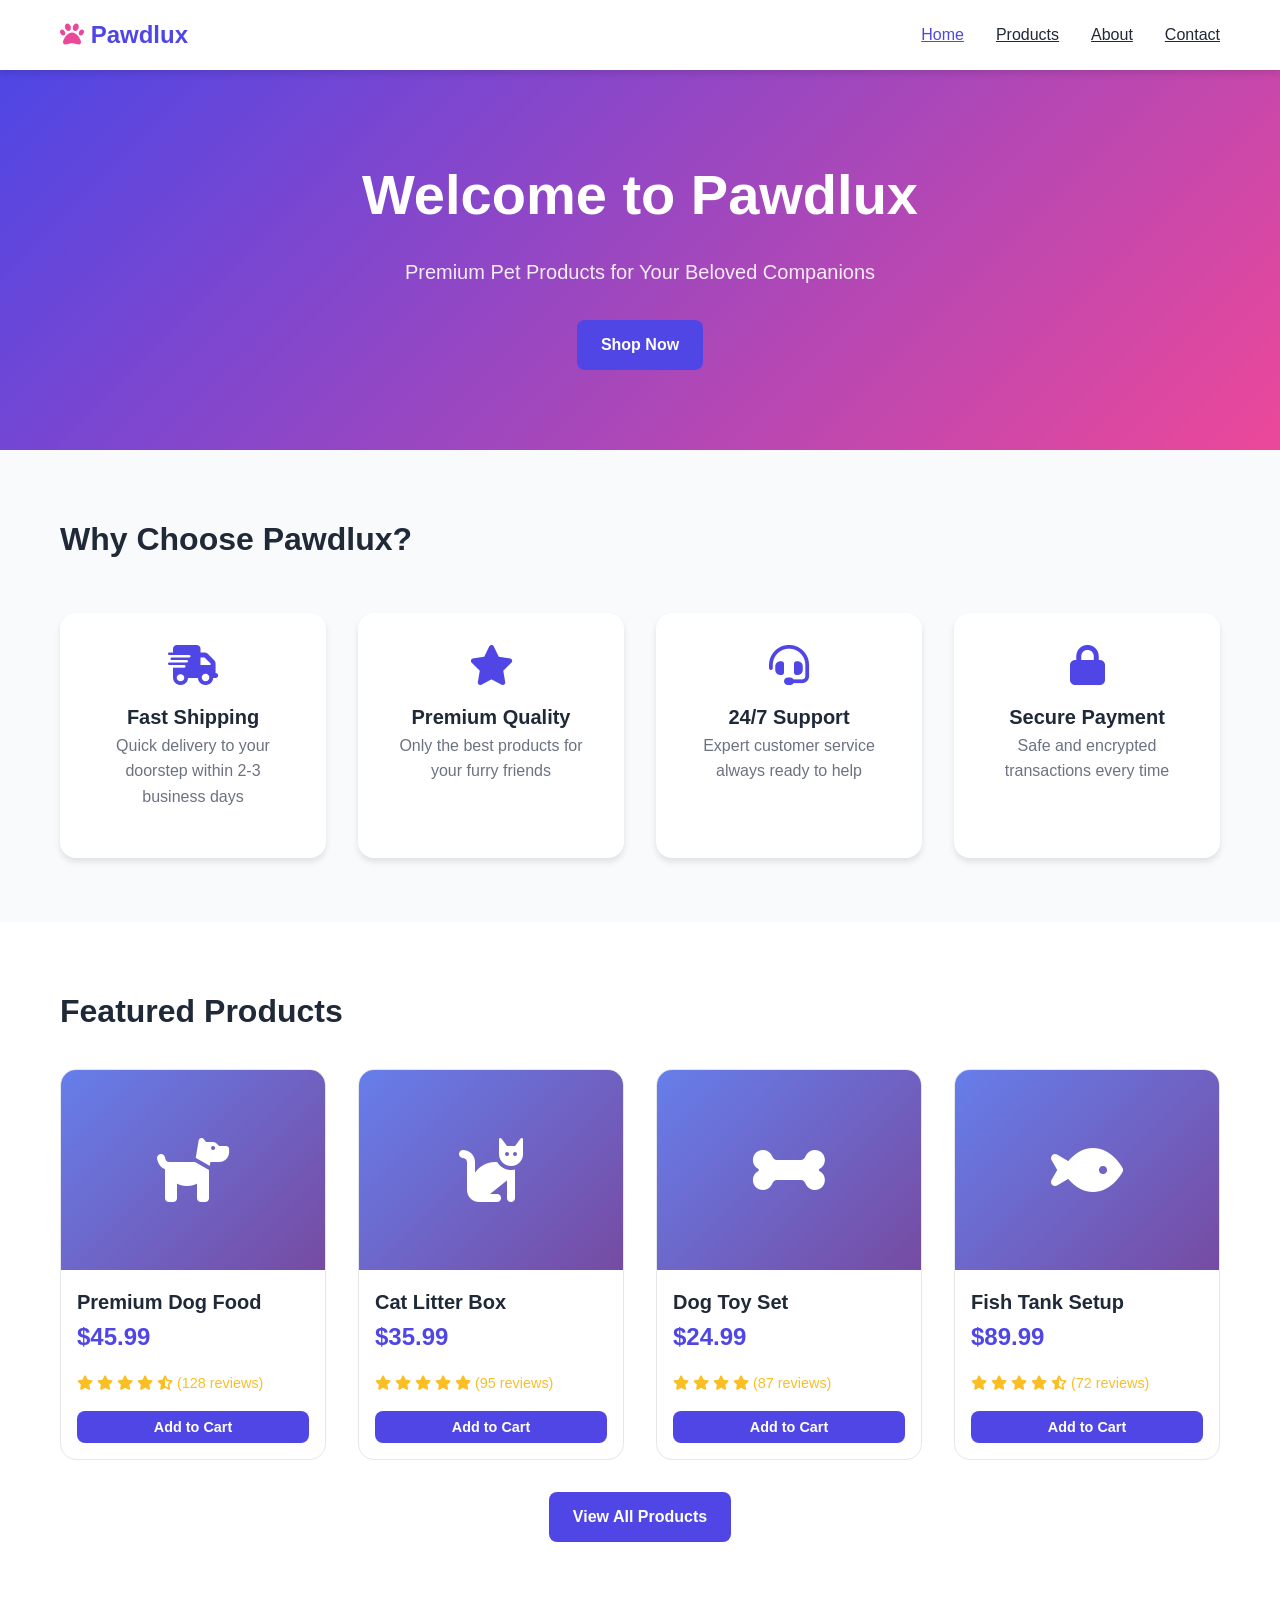
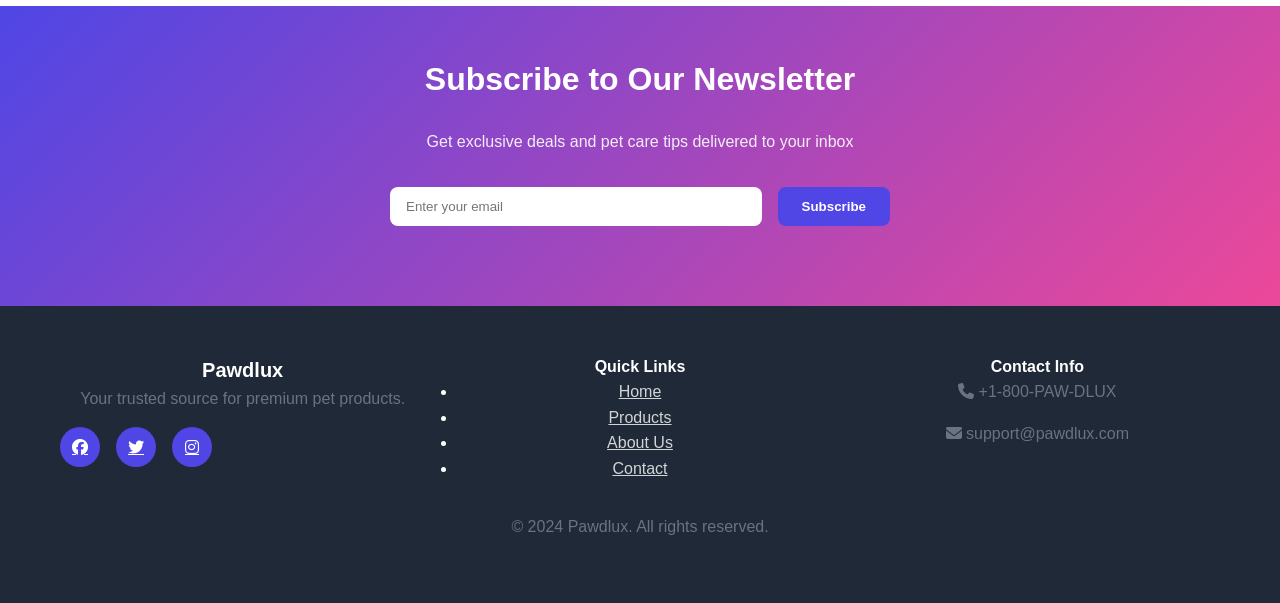
<file: index.html>
<!DOCTYPE html>
<html lang="en">
<head>
    <meta charset="UTF-8">
    <meta name="viewport" content="width=device-width, initial-scale=1.0">
    <title>Pawdlux - Premium Pet Store</title>
    <link rel="stylesheet" href="styles.css">
    <link rel="stylesheet" href="https://cdnjs.cloudflare.com/ajax/libs/font-awesome/6.4.0/css/all.min.css">
</head>
<body>
    <!-- Navigation -->
    <nav class="navbar">
        <div class="container">
            <div class="nav-content">
                <div class="logo">
                    <i class="fas fa-paw"></i> Pawdlux
                </div>
                <button class="nav-toggle" id="navToggle">
                    <i class="fas fa-bars"></i>
                </button>
                <ul class="nav-menu" id="navMenu">
                    <li><a href="index.html" class="active">Home</a></li>
                    <li><a href="products.html">Products</a></li>
                    <li><a href="about.html">About</a></li>
                    <li><a href="contact.html">Contact</a></li>
                </ul>
            </div>
        </div>
    </nav>

    <!-- Hero Section -->
    <section class="hero">
        <div class="hero-content">
            <h1>Welcome to Pawdlux</h1>
            <p>Premium Pet Products for Your Beloved Companions</p>
            <a href="products.html" class="btn btn-primary">Shop Now</a>
        </div>
    </section>

    <!-- Features Section -->
    <section class="features">
        <div class="container">
            <h2>Why Choose Pawdlux?</h2>
            <div class="features-grid">
                <div class="feature-card">
                    <i class="fas fa-shipping-fast"></i>
                    <h3>Fast Shipping</h3>
                    <p>Quick delivery to your doorstep within 2-3 business days</p>
                </div>
                <div class="feature-card">
                    <i class="fas fa-star"></i>
                    <h3>Premium Quality</h3>
                    <p>Only the best products for your furry friends</p>
                </div>
                <div class="feature-card">
                    <i class="fas fa-headset"></i>
                    <h3>24/7 Support</h3>
                    <p>Expert customer service always ready to help</p>
                </div>
                <div class="feature-card">
                    <i class="fas fa-lock"></i>
                    <h3>Secure Payment</h3>
                    <p>Safe and encrypted transactions every time</p>
                </div>
            </div>
        </div>
    </section>

    <!-- Featured Products -->
    <section class="featured-products">
        <div class="container">
            <h2>Featured Products</h2>
            <div class="products-grid">
                <div class="product-card">
                    <div class="product-image">
                        <i class="fas fa-dog"></i>
                    </div>
                    <h3>Premium Dog Food</h3>
                    <p class="price">$45.99</p>
                    <div class="rating">
                        <i class="fas fa-star"></i>
                        <i class="fas fa-star"></i>
                        <i class="fas fa-star"></i>
                        <i class="fas fa-star"></i>
                        <i class="fas fa-star-half-alt"></i>
                        <span>(128 reviews)</span>
                    </div>
                    <button class="btn btn-small">Add to Cart</button>
                </div>

                <div class="product-card">
                    <div class="product-image">
                        <i class="fas fa-cat"></i>
                    </div>
                    <h3>Cat Litter Box</h3>
                    <p class="price">$35.99</p>
                    <div class="rating">
                        <i class="fas fa-star"></i>
                        <i class="fas fa-star"></i>
                        <i class="fas fa-star"></i>
                        <i class="fas fa-star"></i>
                        <i class="fas fa-star"></i>
                        <span>(95 reviews)</span>
                    </div>
                    <button class="btn btn-small">Add to Cart</button>
                </div>

                <div class="product-card">
                    <div class="product-image">
                        <i class="fas fa-bone"></i>
                    </div>
                    <h3>Dog Toy Set</h3>
                    <p class="price">$24.99</p>
                    <div class="rating">
                        <i class="fas fa-star"></i>
                        <i class="fas fa-star"></i>
                        <i class="fas fa-star"></i>
                        <i class="fas fa-star"></i>
                        <span>(87 reviews)</span>
                    </div>
                    <button class="btn btn-small">Add to Cart</button>
                </div>

                <div class="product-card">
                    <div class="product-image">
                        <i class="fas fa-fish"></i>
                    </div>
                    <h3>Fish Tank Setup</h3>
                    <p class="price">$89.99</p>
                    <div class="rating">
                        <i class="fas fa-star"></i>
                        <i class="fas fa-star"></i>
                        <i class="fas fa-star"></i>
                        <i class="fas fa-star"></i>
                        <i class="fas fa-star-half-alt"></i>
                        <span>(72 reviews)</span>
                    </div>
                    <button class="btn btn-small">Add to Cart</button>
                </div>
            </div>
            <div class="view-all">
                <a href="products.html" class="btn btn-primary">View All Products</a>
            </div>
        </div>
    </section>

    <!-- Newsletter Section -->
    <section class="newsletter">
        <div class="container">
            <h2>Subscribe to Our Newsletter</h2>
            <p>Get exclusive deals and pet care tips delivered to your inbox</p>
            <form class="newsletter-form">
                <input type="email" placeholder="Enter your email" required>
                <button type="submit" class="btn btn-primary">Subscribe</button>
            </form>
        </div>
    </section>

    <!-- Footer -->
    <footer class="footer">
        <div class="container">
            <div class="footer-content">
                <div class="footer-section">
                    <h3>Pawdlux</h3>
                    <p>Your trusted source for premium pet products.</p>
                    <div class="social-links">
                        <a href="#"><i class="fab fa-facebook"></i></a>
                        <a href="#"><i class="fab fa-twitter"></i></a>
                        <a href="#"><i class="fab fa-instagram"></i></a>
                    </div>
                </div>
                <div class="footer-section">
                    <h4>Quick Links</h4>
                    <ul>
                        <li><a href="index.html">Home</a></li>
                        <li><a href="products.html">Products</a></li>
                        <li><a href="about.html">About Us</a></li>
                        <li><a href="contact.html">Contact</a></li>
                    </ul>
                </div>
                <div class="footer-section">
                    <h4>Contact Info</h4>
                    <p><i class="fas fa-phone"></i> +1-800-PAW-DLUX</p>
                    <p><i class="fas fa-envelope"></i> support@pawdlux.com</p>
                </div>
            </div>
            <div class="footer-bottom">
                <p>&copy; 2024 Pawdlux. All rights reserved.</p>
            </div>
        </div>
    </footer>

    <script src="script.js"></script>
</body>
</html>
</file>
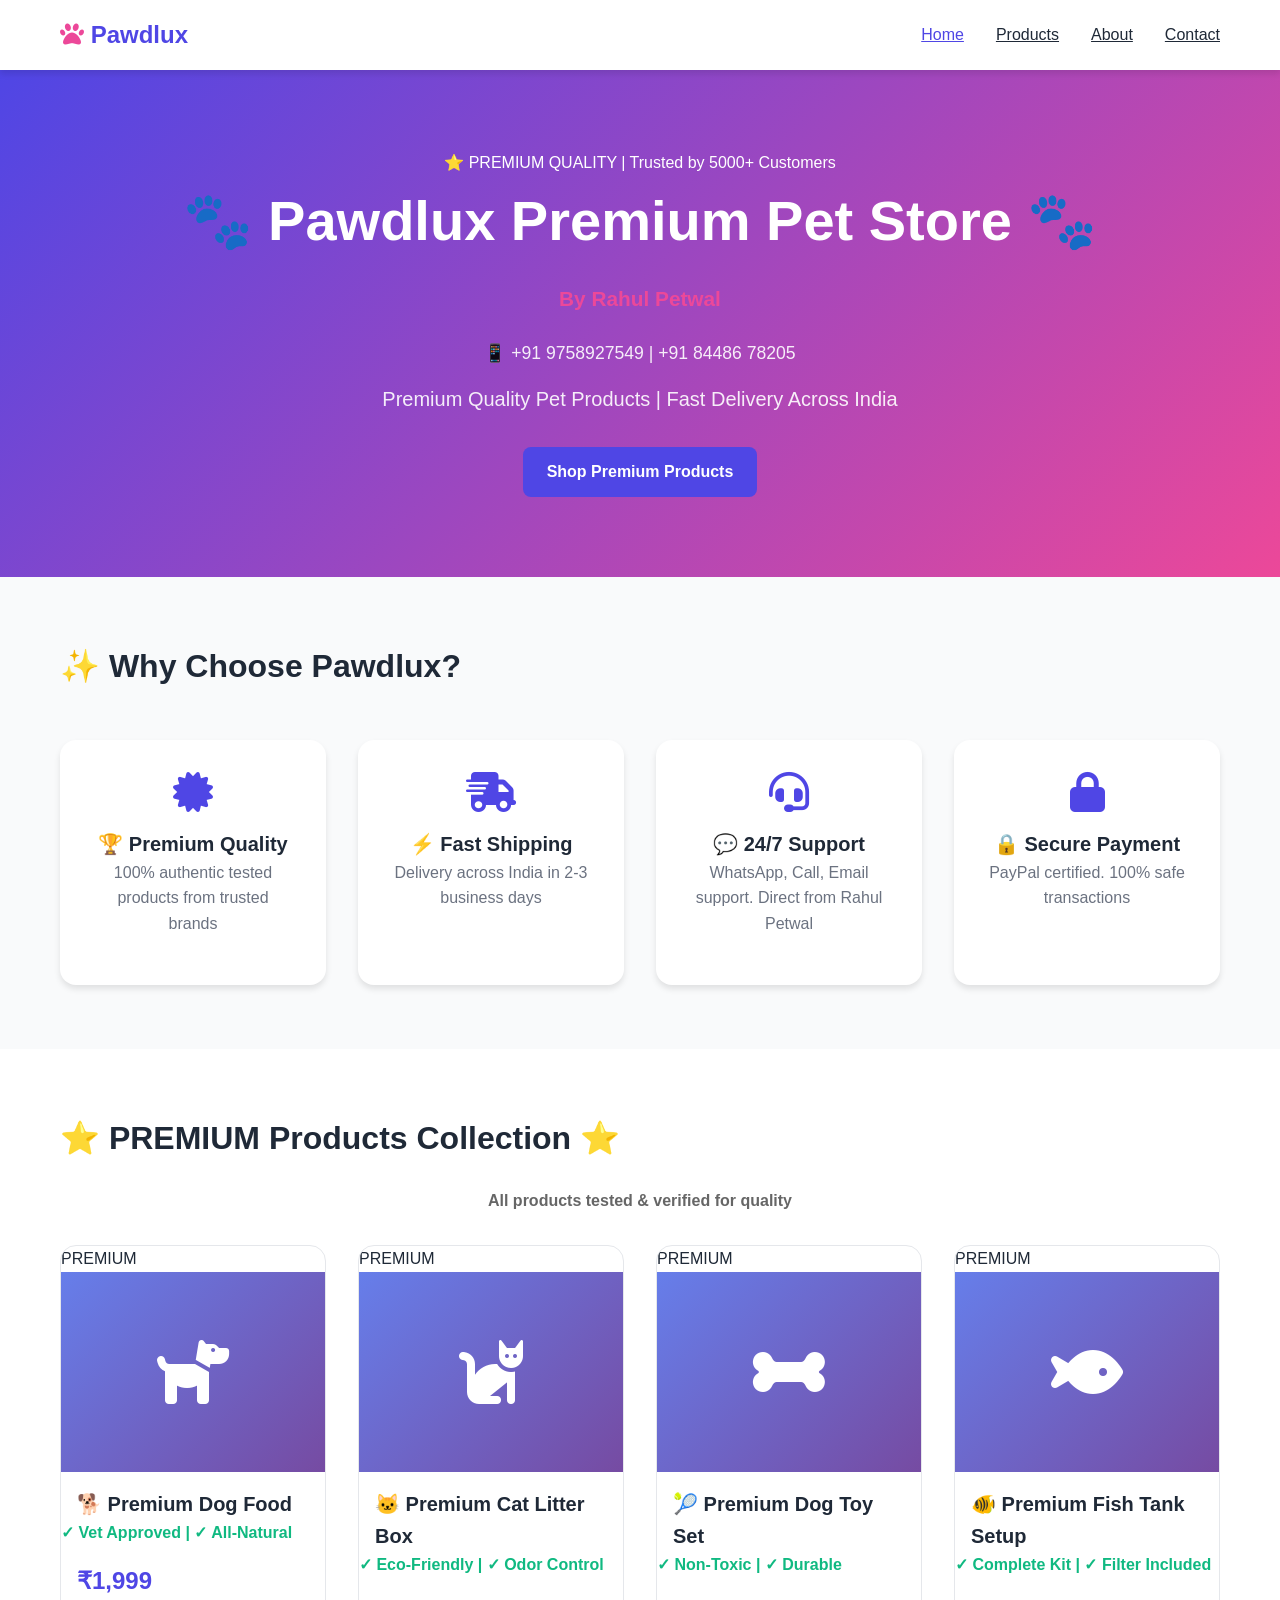
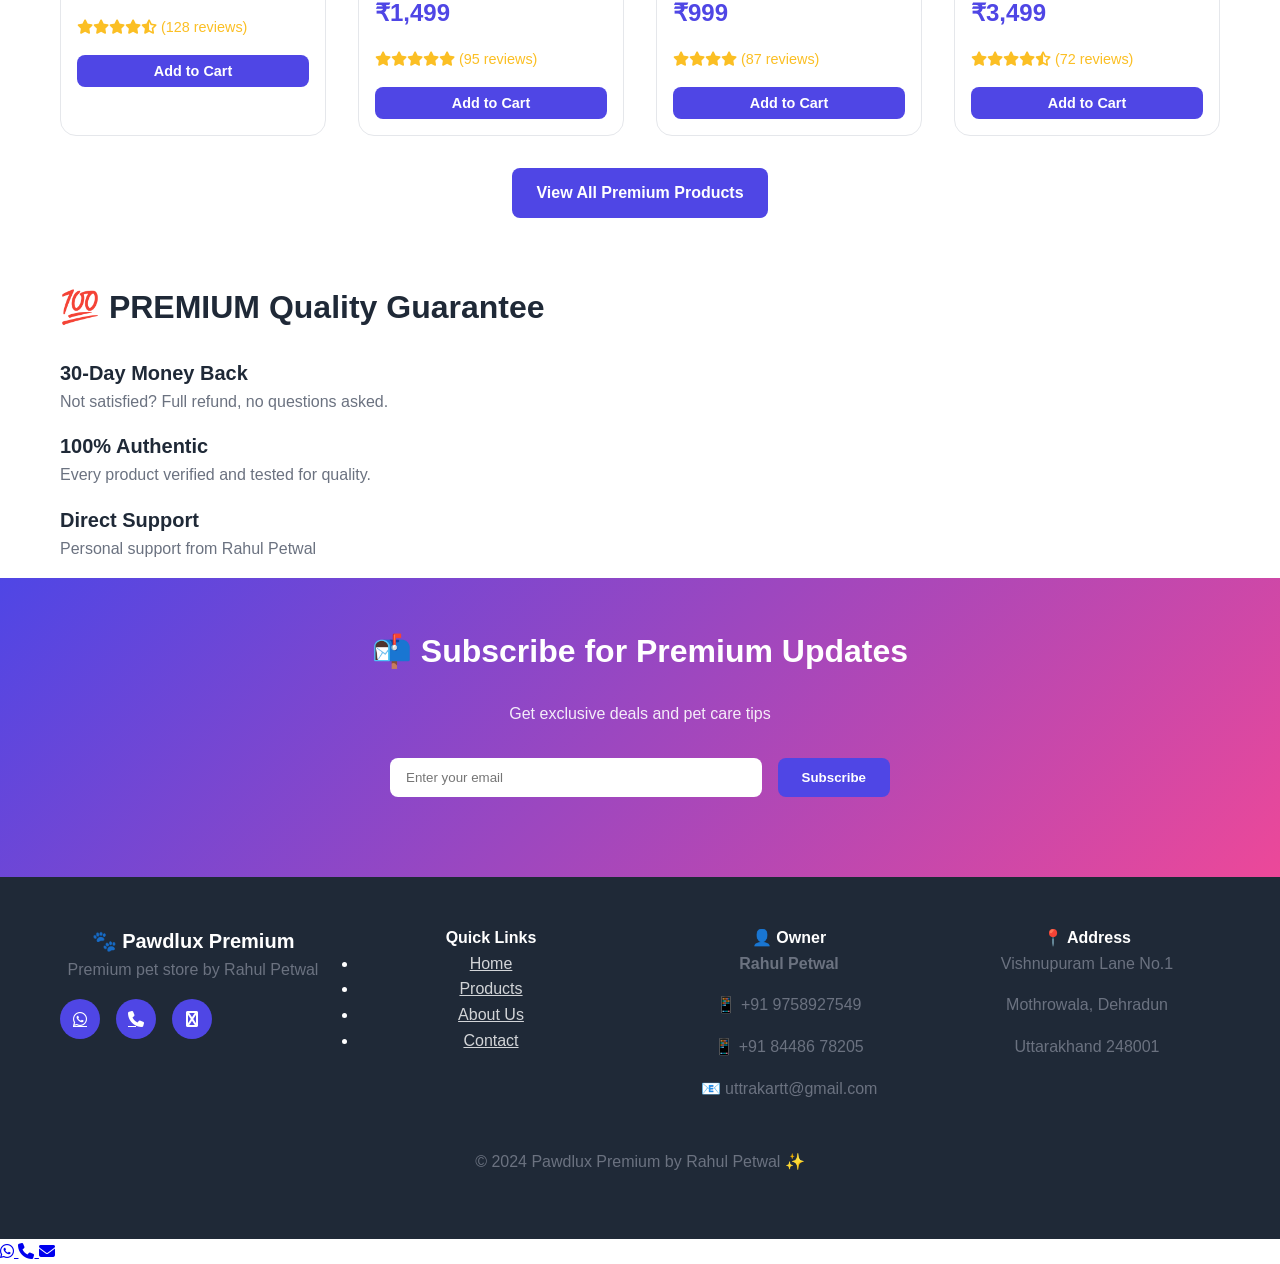
<file: about.html>
<!DOCTYPE html>
<html lang="en">
<head>
    <meta charset="UTF-8">
    <meta name="viewport" content="width=device-width, initial-scale=1.0">
    <title>Pawdlux - Premium Pet Store | Rahul Petwal | India's Best</title>
    <meta name="description" content="Pawdlux Premium Pet Store by Rahul Petwal. Premium pet products, fast delivery across India. WhatsApp: +91 9758927549">
    <link rel="stylesheet" href="styles.css">
    <link rel="stylesheet" href="https://cdnjs.cloudflare.com/ajax/libs/font-awesome/6.4.0/css/all.min.css">
</head>
<body>
    <!-- Navigation -->
    <nav class="navbar">
        <div class="container">
            <div class="nav-content">
                <div class="logo">
                    <i class="fas fa-paw"></i> <strong>Pawdlux</strong>
                </div>
                <button class="nav-toggle" id="navToggle">
                    <i class="fas fa-bars"></i>
                </button>
                <ul class="nav-menu" id="navMenu">
                    <li><a href="index.html" class="active">Home</a></li>
                    <li><a href="products.html">Products</a></li>
                    <li><a href="about.html">About</a></li>
                    <li><a href="contact.html">Contact</a></li>
                </ul>
            </div>
        </div>
    </nav>

    <!-- Hero Section -->
    <section class="hero">
        <div class="hero-content">
            <div class="trust-badge">⭐ PREMIUM QUALITY | Trusted by 5000+ Customers</div>
            <h1>🐾 Pawdlux Premium Pet Store 🐾</h1>
            <h2 style="color: #EC4899; font-size: 1.3rem;">By Rahul Petwal</h2>
            <p style="font-size: 1.1rem; margin: 1rem 0;">📱 +91 9758927549 | +91 84486 78205</p>
            <p>Premium Quality Pet Products | Fast Delivery Across India</p>
            <a href="products.html" class="btn btn-primary">Shop Premium Products</a>
        </div>
    </section>

    <!-- Features Section -->
    <section class="features">
        <div class="container">
            <h2>✨ Why Choose Pawdlux?</h2>
            <div class="features-grid">
                <div class="feature-card">
                    <i class="fas fa-certificate"></i>
                    <h3>🏆 Premium Quality</h3>
                    <p>100% authentic tested products from trusted brands</p>
                </div>
                <div class="feature-card">
                    <i class="fas fa-shipping-fast"></i>
                    <h3>⚡ Fast Shipping</h3>
                    <p>Delivery across India in 2-3 business days</p>
                </div>
                <div class="feature-card">
                    <i class="fas fa-headset"></i>
                    <h3>💬 24/7 Support</h3>
                    <p>WhatsApp, Call, Email support. Direct from Rahul Petwal</p>
                </div>
                <div class="feature-card">
                    <i class="fas fa-lock"></i>
                    <h3>🔒 Secure Payment</h3>
                    <p>PayPal certified. 100% safe transactions</p>
                </div>
            </div>
        </div>
    </section>

    <!-- Featured Products -->
    <section class="featured-products">
        <div class="container">
            <h2>⭐ PREMIUM Products Collection ⭐</h2>
            <p style="text-align: center; color: #666; margin-bottom: 2rem; font-weight: 600;">All products tested & verified for quality</p>
            
            <div class="products-grid">
                <div class="product-card">
                    <div class="premium-badge">PREMIUM</div>
                    <div class="product-image"><i class="fas fa-dog"></i></div>
                    <h3>🐕 Premium Dog Food</h3>
                    <p style="color: #10B981; font-weight: 600;">✓ Vet Approved | ✓ All-Natural</p>
                    <p class="price">₹1,999</p>
                    <div class="rating">
                        <i class="fas fa-star"></i><i class="fas fa-star"></i><i class="fas fa-star"></i><i class="fas fa-star"></i><i class="fas fa-star-half-alt"></i>
                        <span>(128 reviews)</span>
                    </div>
                    <button class="btn btn-small" onclick="addToCart('Premium Dog Food', 1999)">Add to Cart</button>
                </div>

                <div class="product-card">
                    <div class="premium-badge">PREMIUM</div>
                    <div class="product-image"><i class="fas fa-cat"></i></div>
                    <h3>🐱 Premium Cat Litter Box</h3>
                    <p style="color: #10B981; font-weight: 600;">✓ Eco-Friendly | ✓ Odor Control</p>
                    <p class="price">₹1,499</p>
                    <div class="rating">
                        <i class="fas fa-star"></i><i class="fas fa-star"></i><i class="fas fa-star"></i><i class="fas fa-star"></i><i class="fas fa-star"></i>
                        <span>(95 reviews)</span>
                    </div>
                    <button class="btn btn-small" onclick="addToCart('Cat Litter Box', 1499)">Add to Cart</button>
                </div>

                <div class="product-card">
                    <div class="premium-badge">PREMIUM</div>
                    <div class="product-image"><i class="fas fa-bone"></i></div>
                    <h3>🎾 Premium Dog Toy Set</h3>
                    <p style="color: #10B981; font-weight: 600;">✓ Non-Toxic | ✓ Durable</p>
                    <p class="price">₹999</p>
                    <div class="rating">
                        <i class="fas fa-star"></i><i class="fas fa-star"></i><i class="fas fa-star"></i><i class="fas fa-star"></i>
                        <span>(87 reviews)</span>
                    </div>
                    <button class="btn btn-small" onclick="addToCart('Dog Toy Set', 999)">Add to Cart</button>
                </div>

                <div class="product-card">
                    <div class="premium-badge">PREMIUM</div>
                    <div class="product-image"><i class="fas fa-fish"></i></div>
                    <h3>🐠 Premium Fish Tank Setup</h3>
                    <p style="color: #10B981; font-weight: 600;">✓ Complete Kit | ✓ Filter Included</p>
                    <p class="price">₹3,499</p>
                    <div class="rating">
                        <i class="fas fa-star"></i><i class="fas fa-star"></i><i class="fas fa-star"></i><i class="fas fa-star"></i><i class="fas fa-star-half-alt"></i>
                        <span>(72 reviews)</span>
                    </div>
                    <button class="btn btn-small" onclick="addToCart('Fish Tank Setup', 3499)">Add to Cart</button>
                </div>
            </div>
            <div class="view-all">
                <a href="products.html" class="btn btn-primary">View All Premium Products</a>
            </div>
        </div>
    </section>

    <!-- Quality Guarantee -->
    <section class="quality-guarantee">
        <div class="container">
            <h2>💯 PREMIUM Quality Guarantee</h2>
            <div class="guarantee-grid">
                <div class="guarantee-card">
                    <h3>30-Day Money Back</h3>
                    <p>Not satisfied? Full refund, no questions asked.</p>
                </div>
                <div class="guarantee-card">
                    <h3>100% Authentic</h3>
                    <p>Every product verified and tested for quality.</p>
                </div>
                <div class="guarantee-card">
                    <h3>Direct Support</h3>
                    <p>Personal support from Rahul Petwal</p>
                </div>
            </div>
        </div>
    </section>

    <!-- Newsletter -->
    <section class="newsletter">
        <div class="container">
            <h2>📬 Subscribe for Premium Updates</h2>
            <p>Get exclusive deals and pet care tips</p>
            <form class="newsletter-form">
                <input type="email" placeholder="Enter your email" required>
                <button type="submit" class="btn btn-primary">Subscribe</button>
            </form>
        </div>
    </section>

    <!-- Footer -->
    <footer class="footer">
        <div class="container">
            <div class="footer-content">
                <div class="footer-section">
                    <h3>🐾 Pawdlux Premium</h3>
                    <p>Premium pet store by Rahul Petwal</p>
                    <div class="social-links">
                        <a href="https://wa.me/919758927549" title="WhatsApp"><i class="fab fa-whatsapp"></i></a>
                        <a href="tel:+919758927549" title="Call"><i class="fas fa-phone"></i></a>
                        <a href="mailto:uttrakartt@gmail.com" title="Email"><i class="fab fa-envelope"></i></a>
                    </div>
                </div>
                <div class="footer-section">
                    <h4>Quick Links</h4>
                    <ul>
                        <li><a href="index.html">Home</a></li>
                        <li><a href="products.html">Products</a></li>
                        <li><a href="about.html">About Us</a></li>
                        <li><a href="contact.html">Contact</a></li>
                    </ul>
                </div>
                <div class="footer-section">
                    <h4>👤 Owner</h4>
                    <p><strong>Rahul Petwal</strong></p>
                    <p>📱 +91 9758927549</p>
                    <p>📱 +91 84486 78205</p>
                    <p>📧 uttrakartt@gmail.com</p>
                </div>
                <div class="footer-section">
                    <h4>📍 Address</h4>
                    <p>Vishnupuram Lane No.1</p>
                    <p>Mothrowala, Dehradun</p>
                    <p>Uttarakhand 248001</p>
                </div>
            </div>
            <div class="footer-bottom">
                <p>&copy; 2024 Pawdlux Premium by Rahul Petwal ✨</p>
            </div>
        </div>
    </footer>

    <!-- FLOATING BUTTONS -->
    <a href="https://wa.me/919758927549?text=Hello%20Pawdlux!%20I%20want%20to%20know%20more%20about%20your%20premium%20products" class="contact-btn whatsapp-btn" target="_blank" title="Chat on WhatsApp">
        <i class="fab fa-whatsapp"></i>
    </a>

    <a href="tel:+919758927549" class="contact-btn phone-btn" title="Call Rahul">
        <i class="fas fa-phone"></i>
    </a>

    <a href="mailto:uttrakartt@gmail.com?subject=Pawdlux%20Inquiry" class="contact-btn email-btn" title="Email Us">
        <i class="fas fa-envelope"></i>
    </a>

    <script src="script.js"></script>
</body>
</html>
</file>
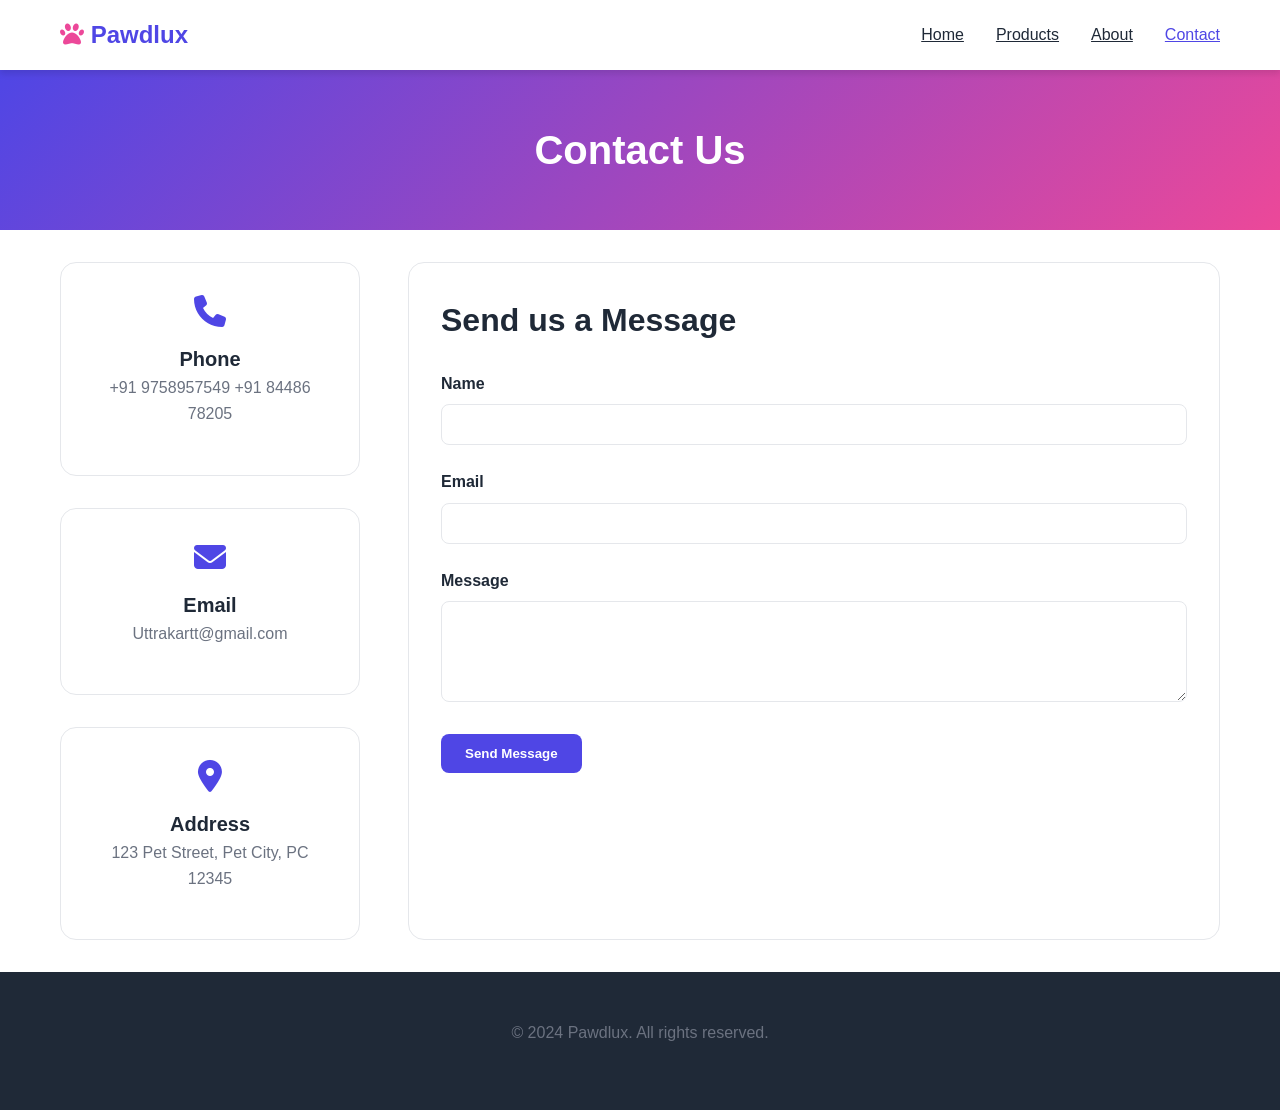
<file: contact.html>
<!DOCTYPE html>
<html lang="en">
<head>
    <meta charset="UTF-8">
    <meta name="viewport" content="width=device-width, initial-scale=1.0">
    <title>Contact - Pawdlux</title>
    <link rel="stylesheet" href="styles.css">
    <link rel="stylesheet" href="https://cdnjs.cloudflare.com/ajax/libs/font-awesome/6.4.0/css/all.min.css">
</head>
<body>
    <nav class="navbar">
        <div class="container">
            <div class="nav-content">
                <div class="logo">
                    <i class="fas fa-paw"></i> Pawdlux
                </div>
                <ul class="nav-menu">
                    <li><a href="index.html">Home</a></li>
                    <li><a href="products.html">Products</a></li>
                    <li><a href="about.html">About</a></li>
                    <li><a href="contact.html" class="active">Contact</a></li>
                </ul>
            </div>
        </div>
    </nav>

    <section class="page-header">
        <div class="container">
            <h1>Contact Us</h1>
        </div>
    </section>

    <div class="container">
        <div class="contact-wrapper">
            <div class="contact-info">
                <div class="info-card">
                    <i class="fas fa-phone"></i>
                    <h3>Phone</h3>
                    <p>+91 9758957549 +91 84486 78205</p>
                </div>
                <div class="info-card">
                    <i class="fas fa-envelope"></i>
                    <h3>Email</h3>
                    <p>Uttrakartt@gmail.com</p>
                </div>
                <div class="info-card">
                    <i class="fas fa-map-marker-alt"></i>
                    <h3>Address</h3>
                    <p>123 Pet Street, Pet City, PC 12345</p>
                </div>
            </div>

            <form class="contact-form" id="contactForm">
                <h2>Send us a Message</h2>
                <div class="form-group">
                    <label for="name">Name</label>
                    <input type="text" id="name" name="name" required>
                </div>
                <div class="form-group">
                    <label for="email">Email</label>
                    <input type="email" id="email" name="email" required>
                </div>
                <div class="form-group">
                    <label for="message">Message</label>
                    <textarea id="message" name="message" rows="5" required></textarea>
                </div>
                <button type="submit" class="btn btn-primary">Send Message</button>
            </form>
        </div>
    </div>

    <footer class="footer">
        <div class="container">
            <p>&copy; 2024 Pawdlux. All rights reserved.</p>
        </div>
    </footer>

    <script src="script.js"></script>
</body>
</html>
</file>
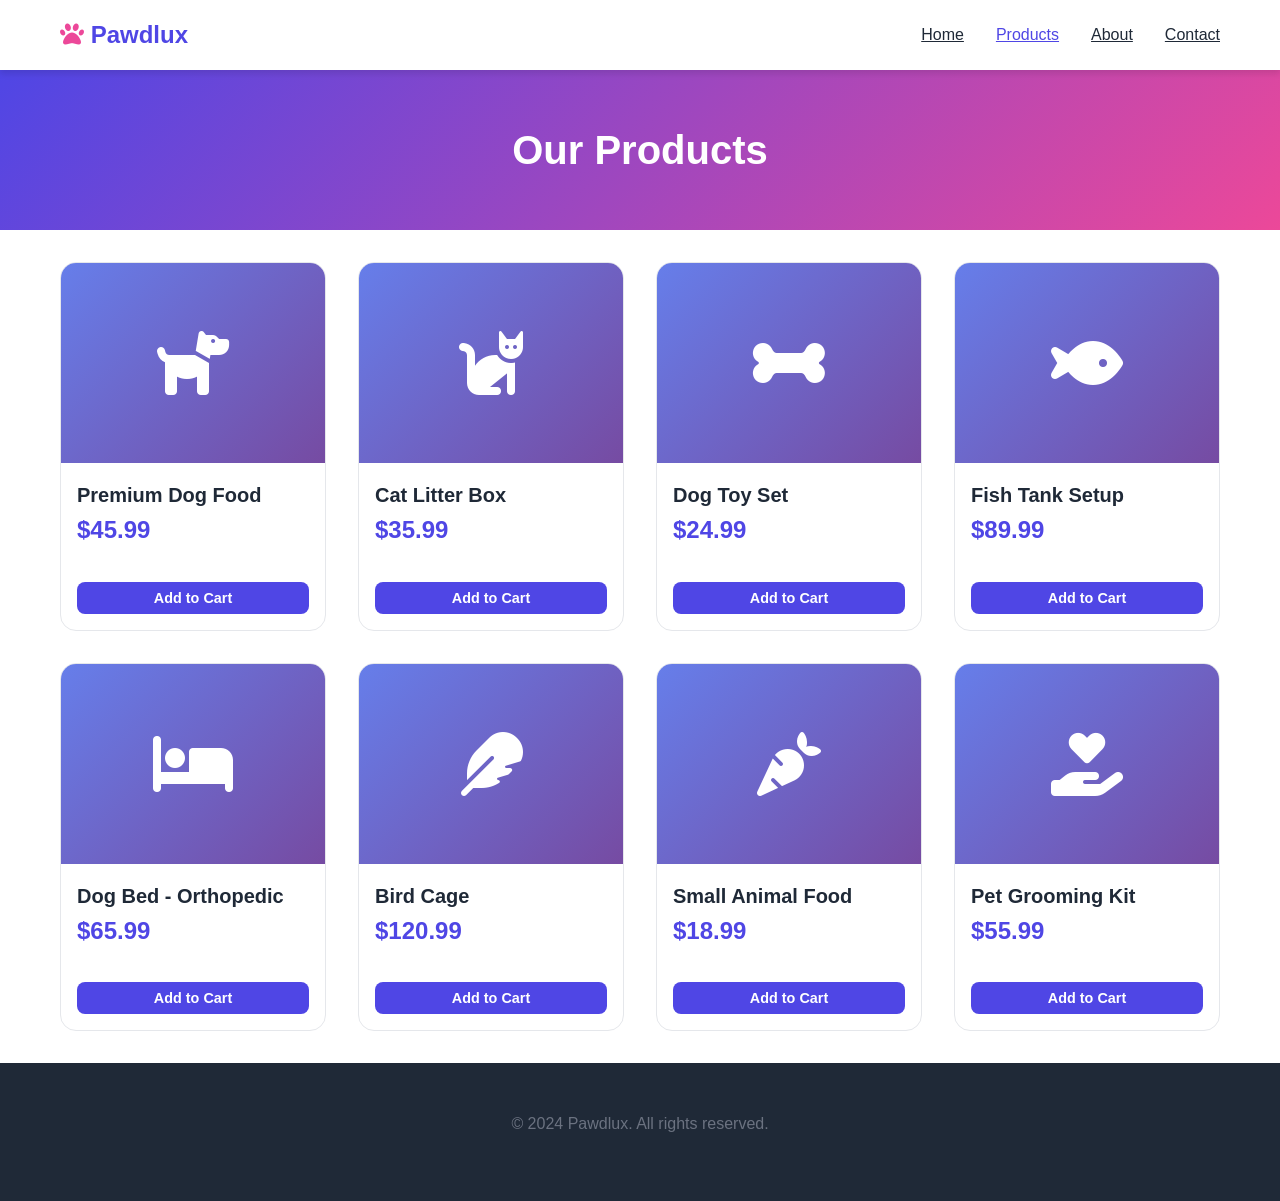
<file: products.html>
<!DOCTYPE html>
<html lang="en">
<head>
    <meta charset="UTF-8">
    <meta name="viewport" content="width=device-width, initial-scale=1.0">
    <title>Products - Pawdlux</title>
    <link rel="stylesheet" href="styles.css">
    <link rel="stylesheet" href="https://cdnjs.cloudflare.com/ajax/libs/font-awesome/6.4.0/css/all.min.css">
</head>
<body>
    <nav class="navbar">
        <div class="container">
            <div class="nav-content">
                <div class="logo">
                    <i class="fas fa-paw"></i> Pawdlux
                </div>
                <ul class="nav-menu">
                    <li><a href="index.html">Home</a></li>
                    <li><a href="products.html" class="active">Products</a></li>
                    <li><a href="about.html">About</a></li>
                    <li><a href="contact.html">Contact</a></li>
                </ul>
            </div>
        </div>
    </nav>

    <section class="page-header">
        <div class="container">
            <h1>Our Products</h1>
        </div>
    </section>

    <div class="container">
        <div class="products-grid">
            <div class="product-card">
                <div class="product-image"><i class="fas fa-dog"></i></div>
                <h3>Premium Dog Food</h3>
                <p class="price">$45.99</p>
                <button class="btn btn-small">Add to Cart</button>
            </div>

            <div class="product-card">
                <div class="product-image"><i class="fas fa-cat"></i></div>
                <h3>Cat Litter Box</h3>
                <p class="price">$35.99</p>
                <button class="btn btn-small">Add to Cart</button>
            </div>

            <div class="product-card">
                <div class="product-image"><i class="fas fa-bone"></i></div>
                <h3>Dog Toy Set</h3>
                <p class="price">$24.99</p>
                <button class="btn btn-small">Add to Cart</button>
            </div>

            <div class="product-card">
                <div class="product-image"><i class="fas fa-fish"></i></div>
                <h3>Fish Tank Setup</h3>
                <p class="price">$89.99</p>
                <button class="btn btn-small">Add to Cart</button>
            </div>

            <div class="product-card">
                <div class="product-image"><i class="fas fa-bed"></i></div>
                <h3>Dog Bed - Orthopedic</h3>
                <p class="price">$65.99</p>
                <button class="btn btn-small">Add to Cart</button>
            </div>

            <div class="product-card">
                <div class="product-image"><i class="fas fa-feather"></i></div>
                <h3>Bird Cage</h3>
                <p class="price">$120.99</p>
                <button class="btn btn-small">Add to Cart</button>
            </div>

            <div class="product-card">
                <div class="product-image"><i class="fas fa-carrot"></i></div>
                <h3>Small Animal Food</h3>
                <p class="price">$18.99</p>
                <button class="btn btn-small">Add to Cart</button>
            </div>

            <div class="product-card">
                <div class="product-image"><i class="fas fa-hand-holding-heart"></i></div>
                <h3>Pet Grooming Kit</h3>
                <p class="price">$55.99</p>
                <button class="btn btn-small">Add to Cart</button>
            </div>
        </div>
    </div>

    <footer class="footer">
        <div class="container">
            <p>&copy; 2024 Pawdlux. All rights reserved.</p>
        </div>
    </footer>

    <script src="script.js"></script>
</body>
</html>
</file>
<file: styles.css>
/* Pawdlux - Premium Pet Store CSS */

* {
    margin: 0;
    padding: 0;
    box-sizing: border-box;
}

:root {
    --primary: #4F46E5;
    --secondary: #EC4899;
    --dark: #1F2937;
    --light: #F9FAFB;
    --gray: #6B7280;
    --border: #E5E7EB;
    --shadow: 0 4px 6px rgba(0, 0, 0, 0.1);
    --shadow-lg: 0 10px 25px rgba(0, 0, 0, 0.15);
}

body {
    font-family: 'Segoe UI', Tahoma, Geneva, Verdana, sans-serif;
    color: var(--dark);
    line-height: 1.6;
}

.container {
    max-width: 1200px;
    margin: 0 auto;
    padding: 0 20px;
}

/* Typography */
h1, h2, h3 { color: var(--dark); }
h1 { font-size: 2.5rem; }
h2 { font-size: 2rem; margin-bottom: 1.5rem; }
h3 { font-size: 1.25rem; }
p { color: var(--gray); margin-bottom: 1rem; }

/* Buttons */
.btn {
    display: inline-block;
    padding: 0.75rem 1.5rem;
    background: var(--primary);
    color: white;
    border: none;
    border-radius: 0.5rem;
    cursor: pointer;
    font-weight: 600;
    transition: all 0.3s;
    text-decoration: none;
}

.btn:hover {
    background: #4338CA;
    transform: translateY(-2px);
    box-shadow: var(--shadow-lg);
}

.btn-small {
    padding: 0.5rem 1rem;
    font-size: 0.9rem;
}

.btn-primary {
    background: var(--primary);
}

/* Navigation */
.navbar {
    background: white;
    box-shadow: var(--shadow);
    position: sticky;
    top: 0;
    z-index: 100;
}

.nav-content {
    display: flex;
    justify-content: space-between;
    align-items: center;
    padding: 1rem 0;
}

.logo {
    font-size: 1.5rem;
    font-weight: 700;
    color: var(--primary);
}

.logo i { color: var(--secondary); }

.nav-menu {
    display: flex;
    list-style: none;
    gap: 2rem;
}

.nav-menu a {
    color: var(--dark);
    font-weight: 500;
    position: relative;
}

.nav-menu a.active {
    color: var(--primary);
}

.nav-toggle {
    display: none;
    background: none;
    border: none;
    font-size: 1.5rem;
    cursor: pointer;
    color: var(--primary);
}

/* Hero Section */
.hero {
    background: linear-gradient(135deg, var(--primary) 0%, var(--secondary) 100%);
    color: white;
    padding: 5rem 0;
    text-align: center;
}

.hero-content h1 {
    color: white;
    margin-bottom: 1rem;
    font-size: 3.5rem;
}

.hero-content p {
    color: rgba(255, 255, 255, 0.9);
    font-size: 1.25rem;
    margin-bottom: 2rem;
}

/* Features */
.features {
    background: var(--light);
    padding: 4rem 0;
}

.features-grid {
    display: grid;
    grid-template-columns: repeat(auto-fit, minmax(250px, 1fr));
    gap: 2rem;
    margin-top: 3rem;
}

.feature-card {
    background: white;
    padding: 2rem;
    border-radius: 1rem;
    text-align: center;
    box-shadow: var(--shadow);
    transition: all 0.3s;
}

.feature-card:hover {
    transform: translateY(-10px);
    box-shadow: var(--shadow-lg);
}

.feature-card i {
    font-size: 2.5rem;
    color: var(--primary);
    margin-bottom: 1rem;
}

/* Products Grid */
.featured-products {
    padding: 4rem 0;
}

.products-grid {
    display: grid;
    grid-template-columns: repeat(auto-fill, minmax(250px, 1fr));
    gap: 2rem;
    margin: 2rem 0;
}

.product-card {
    background: white;
    border: 1px solid var(--border);
    border-radius: 1rem;
    overflow: hidden;
    transition: all 0.3s;
}

.product-card:hover {
    box-shadow: var(--shadow-lg);
    transform: translateY(-5px);
}

.product-image {
    width: 100%;
    height: 200px;
    background: linear-gradient(135deg, #667eea 0%, #764ba2 100%);
    display: flex;
    align-items: center;
    justify-content: center;
    font-size: 4rem;
    color: white;
}

.product-card h3 {
    padding: 1rem 1rem 0;
}

.price {
    color: var(--primary);
    font-size: 1.5rem;
    font-weight: 700;
    padding: 0 1rem;
}

.rating {
    padding: 0 1rem;
    color: #FBBF24;
    font-size: 0.9rem;
}

.product-card .btn {
    width: calc(100% - 2rem);
    margin: 1rem;
}

/* Page Header */
.page-header {
    background: linear-gradient(135deg, var(--primary) 0%, var(--secondary) 100%);
    color: white;
    padding: 3rem 0;
    text-align: center;
}

.page-header h1 {
    color: white;
}

/* Newsletter */
.newsletter {
    background: linear-gradient(135deg, var(--primary) 0%, var(--secondary) 100%);
    color: white;
    padding: 3rem 0;
    text-align: center;
}

.newsletter h2 { color: white; }
.newsletter p { color: rgba(255, 255, 255, 0.9); }

.newsletter-form {
    display: flex;
    gap: 1rem;
    max-width: 500px;
    margin: 2rem auto;
}

.newsletter-form input {
    flex: 1;
    padding: 0.75rem 1rem;
    border: none;
    border-radius: 0.5rem;
}

/* Footer */
.footer {
    background: var(--dark);
    color: white;
    padding: 3rem 0;
    text-align: center;
}

.footer-content {
    display: grid;
    grid-template-columns: repeat(auto-fit, minmax(250px, 1fr));
    gap: 2rem;
    margin-bottom: 2rem;
}

.footer-section h3, .footer-section h4 {
    color: white;
}

.footer-section a {
    color: rgba(255, 255, 255, 0.8);
}

.social-links {
    display: flex;
    gap: 1rem;
    margin-top: 1rem;
}

.social-links a {
    display: inline-flex;
    align-items: center;
    justify-content: center;
    width: 40px;
    height: 40px;
    background: var(--primary);
    border-radius: 50%;
    color: white;
    transition: background 0.3s;
}

.social-links a:hover {
    background: var(--secondary);
}

/* About Section */
.about-section {
    padding: 3rem 0;
}

.values-grid {
    display: grid;
    grid-template-columns: repeat(auto-fit, minmax(250px, 1fr));
    gap: 2rem;
    margin: 2rem 0;
}

.value-card {
    background: linear-gradient(135deg, var(--primary) 0%, var(--secondary) 100%);
    color: white;
    padding: 2rem;
    border-radius: 1rem;
    text-align: center;
}

.value-card i {
    font-size: 2.5rem;
    margin-bottom: 1rem;
}

.value-card h3 { color: white; }

.stats-section {
    display: grid;
    grid-template-columns: repeat(4, 1fr);
    gap: 2rem;
    margin: 3rem 0;
    padding: 3rem;
    background: linear-gradient(135deg, var(--primary) 0%, var(--secondary) 100%);
    border-radius: 1rem;
    color: white;
    text-align: center;
}

.stat-card h3 {
    font-size: 2.5rem;
    color: white;
}

/* Contact Page */
.contact-wrapper {
    display: grid;
    grid-template-columns: 300px 1fr;
    gap: 3rem;
    padding: 2rem 0;
}

.contact-info {
    display: flex;
    flex-direction: column;
    gap: 2rem;
}

.info-card {
    background: white;
    border: 1px solid var(--border);
    padding: 2rem;
    border-radius: 1rem;
    text-align: center;
}

.info-card i {
    font-size: 2rem;
    color: var(--primary);
    margin-bottom: 1rem;
}

.contact-form {
    background: white;
    padding: 2rem;
    border-radius: 1rem;
    border: 1px solid var(--border);
}

.form-group {
    margin-bottom: 1.5rem;
}

.form-group label {
    display: block;
    margin-bottom: 0.5rem;
    font-weight: 600;
}

.form-group input,
.form-group textarea {
    width: 100%;
    padding: 0.75rem;
    border: 1px solid var(--border);
    border-radius: 0.5rem;
    font-family: inherit;
}

.form-group input:focus,
.form-group textarea:focus {
    outline: none;
    border-color: var(--primary);
    box-shadow: 0 0 0 3px rgba(79, 70, 229, 0.1);
}

.view-all {
    text-align: center;
    margin-top: 2rem;
}

/* Responsive */
@media (max-width: 768px) {
    .nav-menu {
        display: none;
        position: absolute;
        top: 100%;
        left: 0;
        right: 0;
        background: white;
        flex-direction: column;
        gap: 1rem;
        padding: 1rem;
    }

    .nav-menu.active { display: flex; }
    .nav-toggle { display: block; }

    .hero-content h1 { font-size: 2rem; }
    .contact-wrapper { grid-template-columns: 1fr; }
    .products-grid { grid-template-columns: repeat(auto-fill, minmax(200px, 1fr)); }
    .stats-section { grid-template-columns: repeat(2, 1fr); }
}

@media (max-width: 480px) {
    h1 { font-size: 1.5rem; }
    h2 { font-size: 1.25rem; }
    .products-grid { grid-template-columns: 1fr; }
    .stats-section { grid-template-columns: 1fr; }
}
</file>
